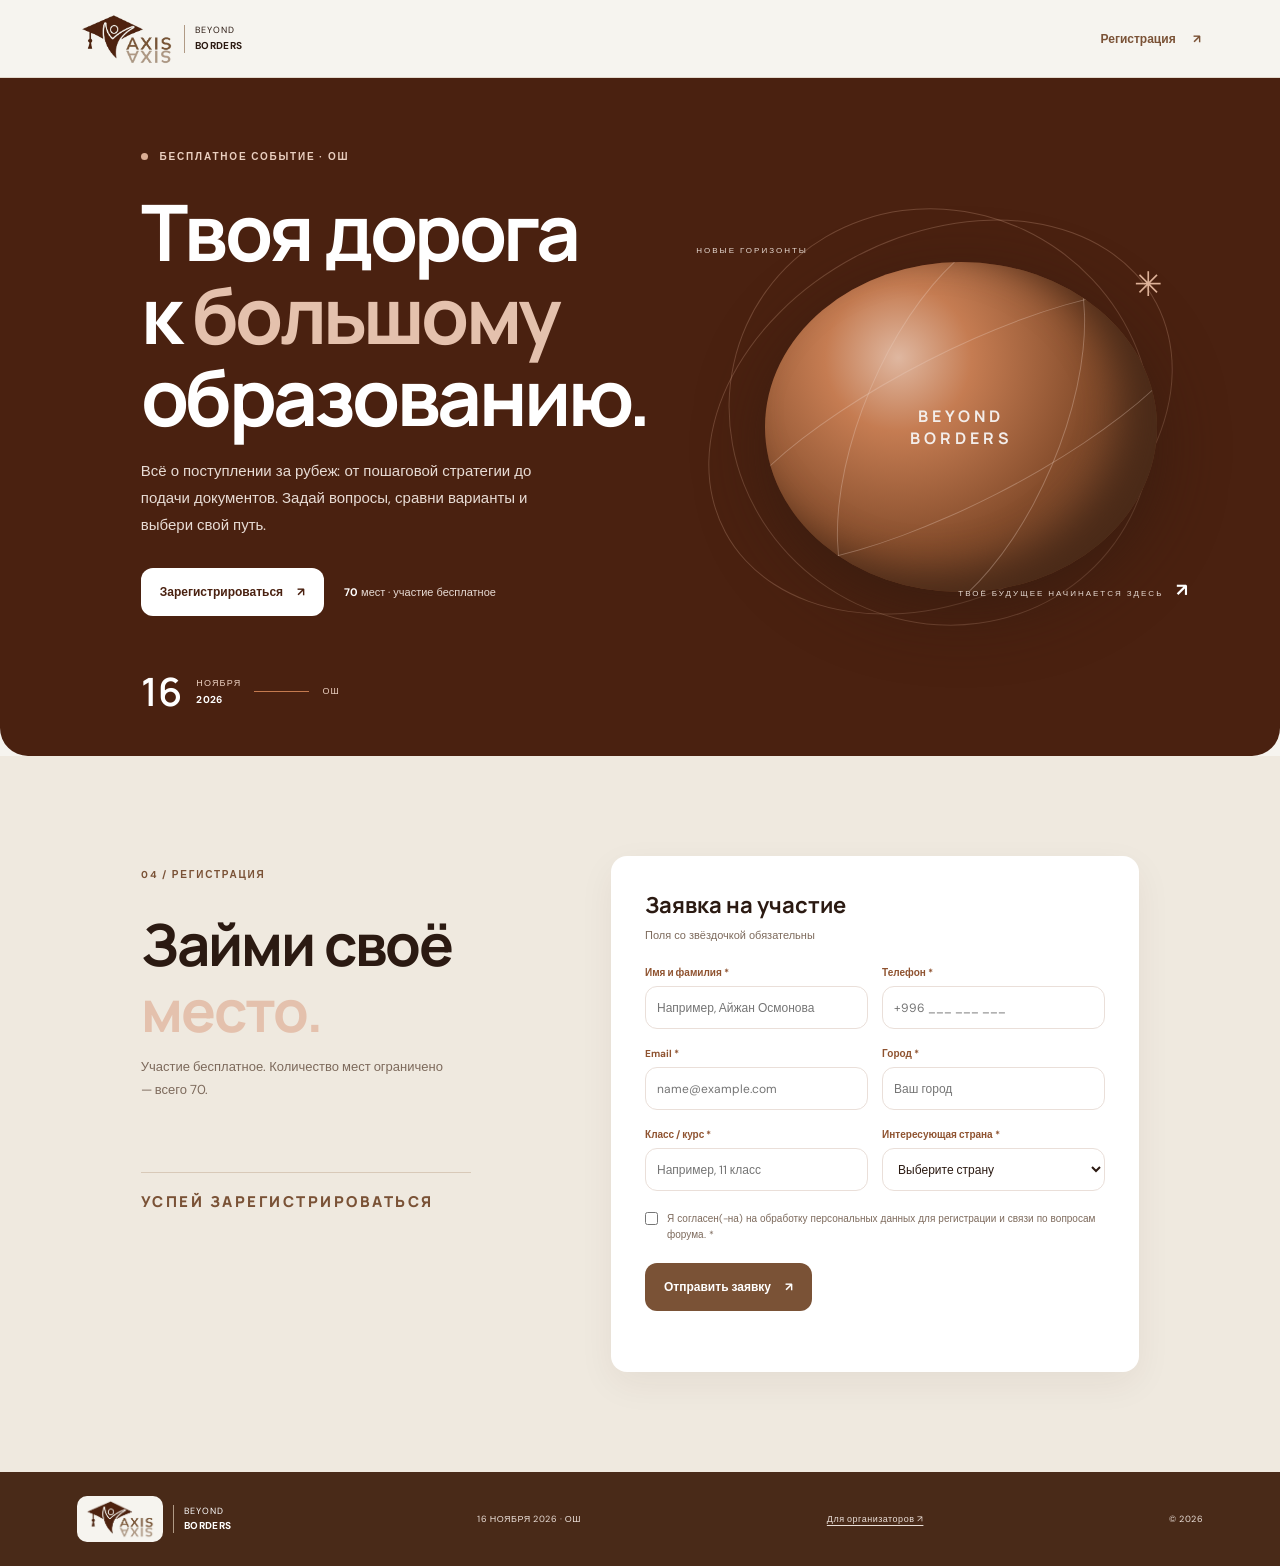
<file: index.html>
<!doctype html>
<html lang="ru">
<head>
  <meta charset="utf-8"><meta name="viewport" content="width=device-width,initial-scale=1">
  <meta name="theme-color" content="#f6f4ef"><meta name="description" content="Бесплатный форум BEYOND BORDERS — 16 Ноября 2026 года в Оше.">
  <title>BEYOND BORDERS — форум AXIS — Ош, 16 Ноября 2026</title>
  <link rel="icon" href="logo.png"><link rel="stylesheet" href="style.css">
</head>
<body>
<header class="topbar"><a class="brand" href="#home" aria-label="Главная"><img class="logo" src="logo.png" alt="AXIS"><span class="brand-rule"></span><span>BEYOND<br><b>BORDERS</b></span></a><a class="nav-cta" href="#register">Регистрация <span>↗</span></a></header>
<main id="home">
<section class="hero"><div class="hero-inner"><div class="eyebrow"><i></i> БЕСПЛАТНОЕ СОБЫТИЕ · ОШ</div><h1>Твоя дорога<br>к <em>большому</em><br>образованию.</h1><p class="hero-copy">Всё о поступлении за рубеж: от пошаговой стратегии до подачи документов. Задай вопросы, сравни варианты и выбери свой путь.</p><div class="hero-actions"><a class="button button-light" href="#register">Зарегистрироваться <span>↗</span></a><span class="seats"><b>70</b> мест · участие бесплатное</span></div><div class="hero-date"><span>16</span><span>НОЯБРЯ<br><b>2026</b></span><span class="date-line"></span><span>ОШ</span></div></div><div class="hero-art" aria-hidden="true"><div class="orbit orbit-one"></div><div class="orbit orbit-two"></div><div class="globe"><span>BEYOND<br>BORDERS</span></div><div class="art-label label-top">НОВЫЕ ГОРИЗОНТЫ</div><div class="art-label label-bottom">ТВОЁ БУДУЩЕЕ НАЧИНАЕТСЯ ЗДЕСЬ <b>↗</b></div><div class="art-cross">✳</div></div></section>
<section class="register section" id="register"><div class="register-copy"><div class="section-kicker">04 / РЕГИСТРАЦИЯ</div><h2>Займи своё<br><em>место.</em></h2><p>Участие бесплатное. Количество мест ограничено — всего 70.</p><div class="capacity"><b class="hurry">УСПЕЙ ЗАРЕГИСТРИРОВАТЬСЯ</b></div></div><form id="registrationForm" class="form-card"><h3>Заявка на участие</h3><p class="form-sub">Поля со звёздочкой обязательны</p><div class="form-grid"><label>Имя и фамилия *<input name="name" required autocomplete="name" placeholder="Например, Айжан Осмонова"></label><label>Телефон *<input name="phone" required type="tel" autocomplete="tel" placeholder="+996 ___ ___ ___"></label><label>Email *<input name="email" type="email" required autocomplete="email" placeholder="name@example.com"></label><label>Город *<input name="city" required autocomplete="address-level2" placeholder="Ваш город"></label><label>Класс / курс *<input name="grade" required placeholder="Например, 11 класс"></label><label>Интересующая страна *<select name="country" required><option value="" disabled selected>Выберите страну</option><option>Великобритания</option><option>Германия</option><option>Турция</option><option>Южная Корея</option><option>США</option><option>Канада</option><option>Япония</option><option>Китай</option><option>Другая страна</option><option>Пока не определился(-ась)</option></select></label></div><label class="consent"><input name="consent" type="checkbox" required><span>Я согласен(-на) на обработку персональных данных для регистрации и связи по вопросам форума. *</span></label><button class="button button-blue" type="submit">Отправить заявку <span>↗</span></button><p class="form-message" id="formMessage" role="status" aria-live="polite"></p></form></section>
</main><footer><a class="brand footer-brand" href="#home"><img class="logo" src="logo.png" alt="AXIS"><span class="brand-rule"></span><span>BEYOND<br><b>BORDERS</b></span></a><span>16 НОЯБРЯ 2026 · ОШ</span><a href="organizers.html">Для организаторов ↗</a><span>© 2026</span></footer><script src="config.js"></script><script src="app.js"></script></body></html>
</file>
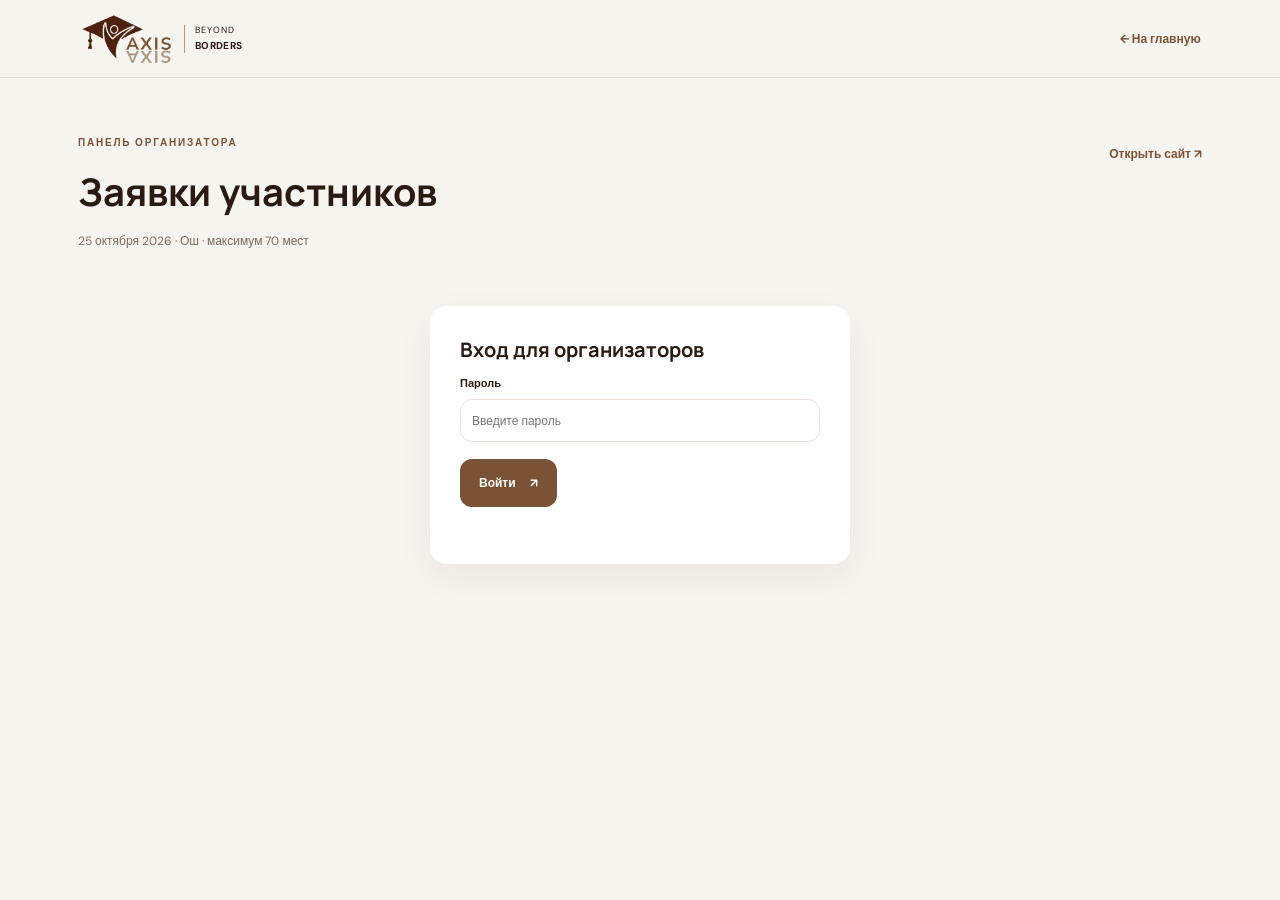
<file: organizers.html>
<!doctype html><html lang="ru"><head><meta charset="utf-8"><meta name="viewport" content="width=device-width,initial-scale=1"><meta name="robots" content="noindex"><title>Организаторам — BEYOND BORDERS — форум AXIS</title><link rel="icon" href="logo.png"><link rel="stylesheet" href="style.css"></head><body class="admin-page"><header class="topbar"><a class="brand" href="index.html"><img class="logo" src="logo.png" alt="AXIS"><span class="brand-rule"></span><span>BEYOND<br><b>BORDERS</b></span></a><a class="nav-cta" href="index.html">← На главную</a></header><main class="admin-main"><div class="admin-head"><div><div class="section-kicker">ПАНЕЛЬ ОРГАНИЗАТОРА</div><h1>Заявки участников</h1><p>25 октября 2026 · Ош · максимум 70 мест</p></div><a class="text-link" href="index.html">Открыть сайт ↗</a></div><section class="login-box" id="loginPanel"><h2>Вход для организаторов</h2><form id="loginForm"><label>Пароль<input type="password" id="password" required autocomplete="current-password" placeholder="Введите пароль"></label><button class="button button-blue" type="submit">Войти <span>↗</span></button><p class="form-message" id="loginMessage" role="status"></p></form></section><section class="admin-content" id="dashboard" hidden><div class="admin-count" id="count">Заявок: 0</div><div class="admin-tools"><input id="search" type="search" placeholder="Поиск по имени, email, телефону" aria-label="Поиск по заявкам"><select id="filter" aria-label="Фильтр по стране"><option value="">Все страны</option></select><button class="button button-blue" id="export">Скачать CSV ↓</button><button class="button" id="logout">Выйти</button></div><div class="table-wrap"><table><thead><tr><th>№</th><th>Дата заявки</th><th>Имя</th><th>Телефон</th><th>Email</th><th>Город</th><th>Класс / курс</th><th>Страна</th><th></th></tr></thead><tbody id="rows"></tbody></table></div></section></main><script src="config.js"></script><script src="organizers.js"></script></body></html>
</file>
<file: style.css>
@import url('https://fonts.googleapis.com/css2?family=DM+Sans:wght@400;500;600;700&family=Manrope:wght@400;500;600;700;800&display=swap');
:root{--navy:#603720;--blue:#884e2d;--ink:#3e2415;--muted:#b96b3e;--pale:#f9f6f4;--line:#ebe1db;--white:#fff}*{box-sizing:border-box}html{scroll-behavior:smooth;scroll-padding-top:85px}body{margin:0;color:var(--ink);font-family:'DM Sans',Arial,sans-serif}a{color:inherit;text-decoration:none}.topbar{height:78px;padding:0 6.2%;display:flex;align-items:center;justify-content:space-between;background:#fff}.brand{display:flex;align-items:center;gap:10px;font-size:9px;letter-spacing:1px;line-height:1.5}.brand b{font-size:10px;letter-spacing:.4px}.brand-mark{display:grid;place-items:center;width:36px;height:36px;color:white;background:var(--navy);font:800 14px Manrope}.topbar nav{display:flex;gap:35px;font-size:12px;color:#9b5933}.topbar nav a:hover,.footer-brand:hover{color:var(--blue)}.nav-cta{color:var(--blue);font-size:12px;font-weight:700}.nav-cta span,.button span{padding-left:14px}.hero{min-height:590px;background:var(--navy);color:#fff;position:relative;overflow:hidden;padding:72px 11% 38px;display:flex}.hero-inner{position:relative;z-index:2;width:54%;max-width:590px}.eyebrow,.section-kicker{font-size:10px;letter-spacing:1.8px;font-weight:700}.eyebrow{color:#eacfc0}.eyebrow i{display:inline-block;width:7px;height:7px;background:#dbae94;border-radius:50%;margin-right:8px}.hero h1,.register h2{font:700 clamp(46px,6.3vw,78px)/1.06 Manrope,sans-serif;letter-spacing:-3.5px;margin:27px 0 20px}.hero h1 em,.register h2 em{font-style:normal;color:#e4c1ad}.hero-copy{font-size:15px;line-height:1.8;color:#e8dcd5;max-width:425px}.hero-actions{display:flex;align-items:center;gap:20px;margin-top:29px}.button{border:0;display:inline-flex;justify-content:space-between;align-items:center;cursor:pointer;font:700 12px 'DM Sans';padding:16px 19px}.button-light{background:#fff;color:var(--navy)}.button:hover{transform:translateY(-1px)}.seats{font-size:11px;color:#e8dcd5}.seats b{color:#fff}.hero-date{margin-top:48px;display:flex;align-items:center;gap:13px;color:#eacfc0;font-size:9px;letter-spacing:1.2px}.hero-date>span:first-child{font:600 39px Manrope;color:#fff}.hero-date b{display:inline-block;color:#fff;margin-top:4px;font-size:10px;letter-spacing:.3px}.date-line{width:55px;height:1px;background:#c47a4f}.hero-art{position:absolute;right:7%;top:50%;width:39vw;height:420px;max-width:510px;transform:translateY(-50%)}.globe{position:absolute;inset:55px 33px 35px 74px;border-radius:50%;background:radial-gradient(circle at 34% 29%,#dfb7a0 0,#c57c52 21%,#854d2c 55%,#623921 75%);box-shadow:inset -31px -17px 40px #4a2a18,0 20px 65px #2f1b1090;display:grid;place-items:center;overflow:hidden}.globe:before,.globe:after{content:"";position:absolute;border:1px solid #eacfc055;border-radius:50%;width:135%;height:45%;transform:rotate(-27deg)}.globe:after{width:50%;height:130%;transform:rotate(23deg)}.globe span{font:700 16px/1.4 Manrope;letter-spacing:4px;text-align:center;color:#f3edea;z-index:1}.orbit{position:absolute;inset:28px 5px;border:1px solid #dbad9344;border-radius:50%;transform:rotate(-28deg)}.orbit-two{inset:5px 34px;transform:rotate(36deg)}.art-label{position:absolute;font-size:8px;letter-spacing:2px;color:#e7dad2}.label-top{top:38px;left:5px}.label-bottom{bottom:25px;right:0}.label-bottom b{font-size:18px;padding-left:9px;color:white}.art-cross{position:absolute;right:28px;top:55px;color:#ddb198;font-size:34px}.hero-index{position:absolute;right:6%;bottom:23px;color:#e3c0ac;font-size:9px;letter-spacing:2px}.section{padding:100px 11%}.section-kicker{color:var(--blue)}.intro-content,.section-heading{display:flex;justify-content:space-between;align-items:flex-end;gap:40px}.intro h2,.section h2{font:700 clamp(36px,4.6vw,56px)/1.13 Manrope;letter-spacing:-2px;margin:30px 0 0}.intro h2 span,.section h2 span{color:#d59f80}.intro-content>div{max-width:420px}.intro-content p{font-size:13px;color:var(--muted);line-height:1.8}.intro-content .lead{font-size:17px;color:var(--ink);font-weight:600}.text-link{display:inline-block;margin-top:13px;font-size:12px;color:var(--blue);font-weight:700}.text-link b{padding-left:10px}.stats{margin-top:75px;padding-top:24px;border-top:1px solid var(--line);display:grid;grid-template-columns:repeat(4,1fr)}.stats div{display:flex;align-items:center;gap:14px}.stats b{font:700 29px Manrope;color:var(--blue)}.stats span{font-size:10px;line-height:1.6;color:var(--muted)}.program{background:var(--pale)}.section-heading{margin:18px 0 38px}.section-heading h2{margin:0}.section-heading>p{font-size:11px;line-height:1.8;color:var(--muted);text-align:right}.schedule{border-top:1px solid #e6d9d1}.schedule article{display:grid;grid-template-columns:115px 1fr 40px;align-items:center;padding:20px 4px;border-bottom:1px solid #e6d9d1}.schedule time{font:700 18px Manrope;color:var(--blue)}.schedule h3{font:700 14px Manrope;margin:0 0 5px}.schedule p{font-size:11px;color:var(--muted);margin:0}.schedule article>span{font-size:10px;color:#d6a284;text-align:right}.note{font-size:10px;color:#c78158;margin-top:15px}.uni-grid{display:grid;grid-template-columns:repeat(3,1fr);border-top:1px solid var(--line);border-left:1px solid var(--line)}.uni-card{min-height:146px;padding:23px;border-right:1px solid var(--line);border-bottom:1px solid var(--line);display:flex;flex-direction:column;justify-content:space-between}.uni-card>span{font-size:9px;letter-spacing:1.4px;color:#cc8b65}.uni-card b{font:700 17px Manrope}.uni-card small{color:#ce906c;font-size:10px}.register{background:#f8f5f3;display:grid;grid-template-columns:.85fr 1.15fr;gap:8%;align-items:start}.register-copy{padding-top:12px}.register h2{color:var(--ink);font-size:58px;margin-top:30px}.register-copy>p{max-width:310px;color:var(--muted);font-size:13px;line-height:1.8}.capacity{margin-top:70px;max-width:330px}.capacity>div:first-child{display:flex;justify-content:space-between;font-size:10px;color:var(--muted)}.capacity b{color:var(--blue)}.capacity-track{height:4px;background:#ebe0d9;margin-top:12px}.capacity-track i{display:block;width:0;height:100%;background:var(--blue);transition:width .3s}.form-card{background:white;padding:34px;box-shadow:0 14px 40px #60372010}.form-card h3{font:700 22px Manrope;margin:0}.form-sub{font-size:11px;color:var(--muted);margin:8px 0 24px}.form-grid{display:grid;grid-template-columns:1fr 1fr;gap:18px 14px}.form-grid label{font-size:10px;font-weight:700;color:#8f5330}.form-grid input,.form-grid select,.login-box input{display:block;width:100%;height:43px;border:1px solid #eadfd9;background:#fff;margin-top:7px;padding:0 11px;color:var(--ink);font:12px 'DM Sans';border-radius:0}.form-grid input:focus,.form-grid select:focus,.login-box input:focus{outline:2px solid #d5a081;outline-offset:1px}.consent{display:flex;align-items:flex-start;gap:9px;margin:20px 0;font-size:10px;line-height:1.6;color:var(--muted)}.consent input{margin:1px 0 0;accent-color:var(--blue)}.button-blue{background:var(--blue);color:#fff}.form-message{font-size:12px;color:#673b22;min-height:17px;margin:10px 0 0}.privacy-hint{display:block;color:#cc8c67;font-size:9px;line-height:1.6;margin-top:7px}footer{background:#492a18;color:#eaded7;padding:24px 6%;display:flex;align-items:center;justify-content:space-between;font-size:9px;letter-spacing:.5px}.footer-brand{color:#fff}.footer-brand .brand-mark{background:#fff;color:var(--navy)}footer>a:not(.brand){text-decoration:underline;text-underline-offset:3px}.admin-page{background:var(--pale);min-height:100vh}.admin-main{max-width:1180px;margin:0 auto;padding:58px 28px}.admin-head{display:flex;justify-content:space-between;align-items:flex-start}.admin-head h1{font:700 38px Manrope;margin:16px 0}.admin-head p{font-size:12px;color:var(--muted)}.admin-head .text-link{margin-top:10px}.login-box{max-width:420px;background:white;padding:30px;margin:45px auto;box-shadow:0 10px 40px #60372010}.login-box h2{font:700 20px Manrope;margin:0 0 8px}.login-box p{color:var(--muted);font-size:12px}.login-box label{font-size:11px;font-weight:700}.login-box button{margin-top:17px}.warning{background:#f3ece8;border-left:3px solid #c27447;padding:12px;color:#6d3f24;font-size:11px;line-height:1.7}.admin-content{margin-top:28px;background:#fff;padding:25px;overflow:auto}.admin-tools{display:flex;gap:10px;margin:20px 0}.admin-tools input,.admin-tools select{padding:11px;border:1px solid var(--line);font:12px 'DM Sans';min-width:180px}.admin-tools .button{padding:11px 16px}.table-wrap{overflow:auto}table{width:100%;border-collapse:collapse;font-size:11px;white-space:nowrap}th,td{text-align:left;border-bottom:1px solid var(--line);padding:13px 10px}th{font-size:10px;color:var(--muted);background:#fbf9f8}.empty-row{text-align:center;color:var(--muted);padding:35px}.admin-count{font-weight:700;color:var(--blue);font-size:12px}
@media(max-width:760px){.topbar{height:66px;padding:0 5%}.topbar nav{gap:14px}.topbar nav a{font-size:10px}.nav-cta{font-size:0}.nav-cta span{font-size:16px}.hero{padding:58px 7% 35px;min-height:670px}.hero-inner{width:100%}.hero h1{font-size:58px}.hero-copy{max-width:390px}.hero-art{opacity:.26;right:-80px;top:54%;width:380px;height:330px}.hero-date{margin-top:37px}.section{padding:75px 7%}.intro-content{align-items:flex-start;flex-direction:column;gap:22px}.intro-content>div{max-width:none}.stats{grid-template-columns:1fr 1fr;gap:22px}.section-heading{align-items:flex-start}.section-heading h2{font-size:39px}.uni-grid{grid-template-columns:1fr 1fr}.uni-card{min-height:130px;padding:16px}.register{grid-template-columns:1fr;gap:30px}.capacity{margin-top:30px}.register h2{font-size:52px}.form-card{padding:25px}footer{flex-wrap:wrap;gap:18px}.admin-main{padding:40px 5%}.admin-content{padding:16px}.admin-tools{flex-wrap:wrap}}
@media(max-width:430px){.topbar nav a:nth-child(2){display:none}.hero h1{font-size:51px}.hero-actions{align-items:flex-start;flex-direction:column}.hero-date{gap:9px}.date-line{width:26px}.hero-date>span:last-child{font-size:8px}.section-heading{flex-direction:column;gap:9px}.section-heading>p{text-align:left}.schedule article{grid-template-columns:64px 1fr 24px}.schedule time{font-size:15px}.schedule h3{font-size:12px}.schedule p{line-height:1.6}.form-grid{grid-template-columns:1fr}.form-card{padding:21px}.uni-card b{font-size:14px}footer{font-size:8px}}
@media(prefers-reduced-motion:reduce){*,*::before,*::after{scroll-behavior:auto!important;transition:none!important}}

/* AXIS style */
:root{--navy:#4a2110;--blue:#7a5236;--ink:#2b1a12;--muted:#7d6a5c;--pale:#f6f4ef;--line:#e3d9cd}
body,.topbar{background:#f6f4ef}.topbar{border-bottom:1px solid #e3d9cd}.admin-page{background:#f6f4ef}
.axis-mark{font:800 22px Manrope,sans-serif;letter-spacing:-1px;color:var(--navy)}.brand-rule{width:1px;height:28px;background:#b09a85}
.footer-brand .axis-mark{color:#fff}.footer-brand .brand-rule{background:#b09a85}
.button,.form-grid input,.form-grid select,.login-box input,.admin-tools input,.admin-tools select{border-radius:12px}
.form-card,.login-box,.admin-content,.warning,.uni-card:first-child{border-radius:16px}.form-card,.login-box{box-shadow:0 12px 36px #4a21100f}
.hero{border-radius:0 0 28px 28px}.register,.program{background:#efe9df}.warning{background:#f7ecd8}
.button-light{color:var(--navy)}h1,h2,.hero h1{text-transform:none}

.button,button,input,select,textarea{font-family:'DM Sans',Arial,sans-serif!important}
.topbar{justify-content:space-between}

.logo{height:54px;width:auto;display:block}
.footer-brand .logo{height:46px;background:#f6f4ef;border-radius:10px;padding:3px 8px;mix-blend-mode:normal}
.hurry{display:block;border-top:1px solid #d8c9b8;padding-top:18px;font:800 15px Manrope,Arial,sans-serif;letter-spacing:2.5px;color:var(--navy)}
.del{border:0;background:#f3e7e2;color:#b63a30;border-radius:8px;width:28px;height:28px;cursor:pointer;font-size:12px}.del:hover{background:#b63a30;color:#fff}
</file>
